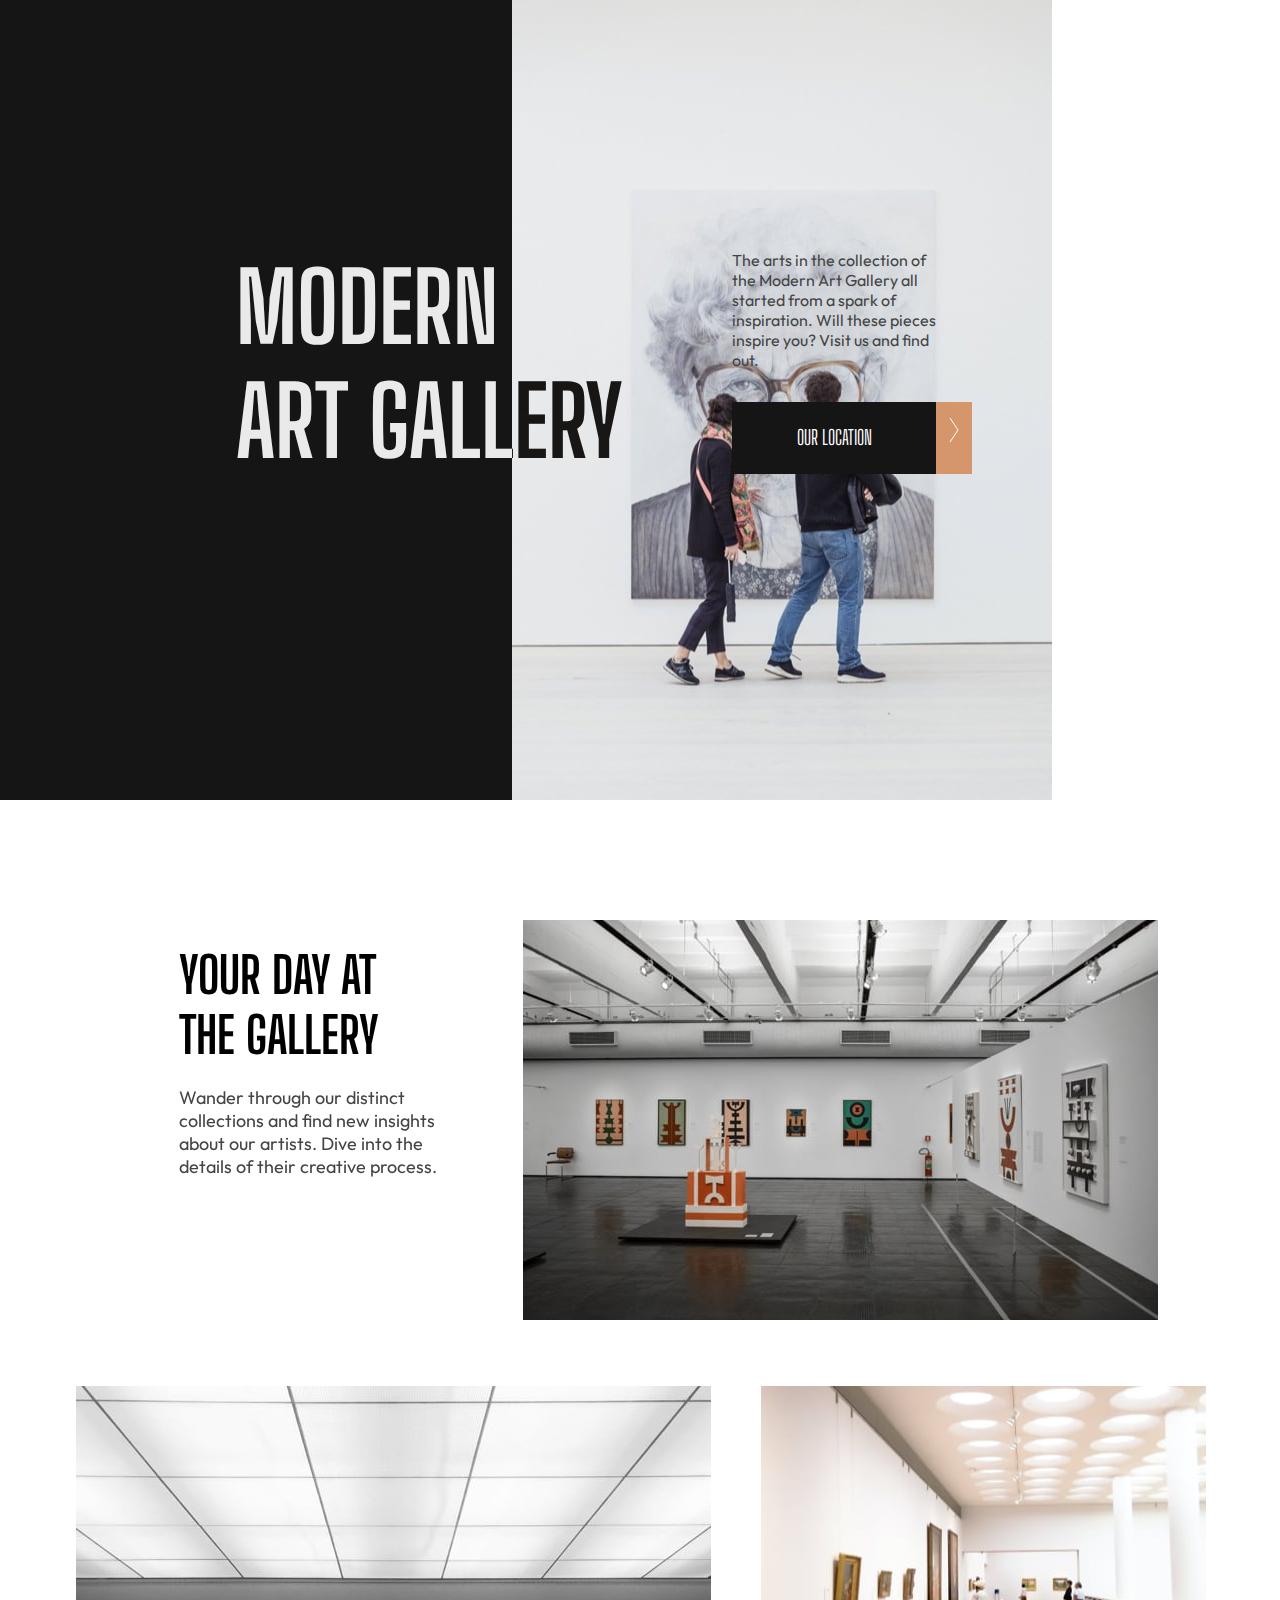
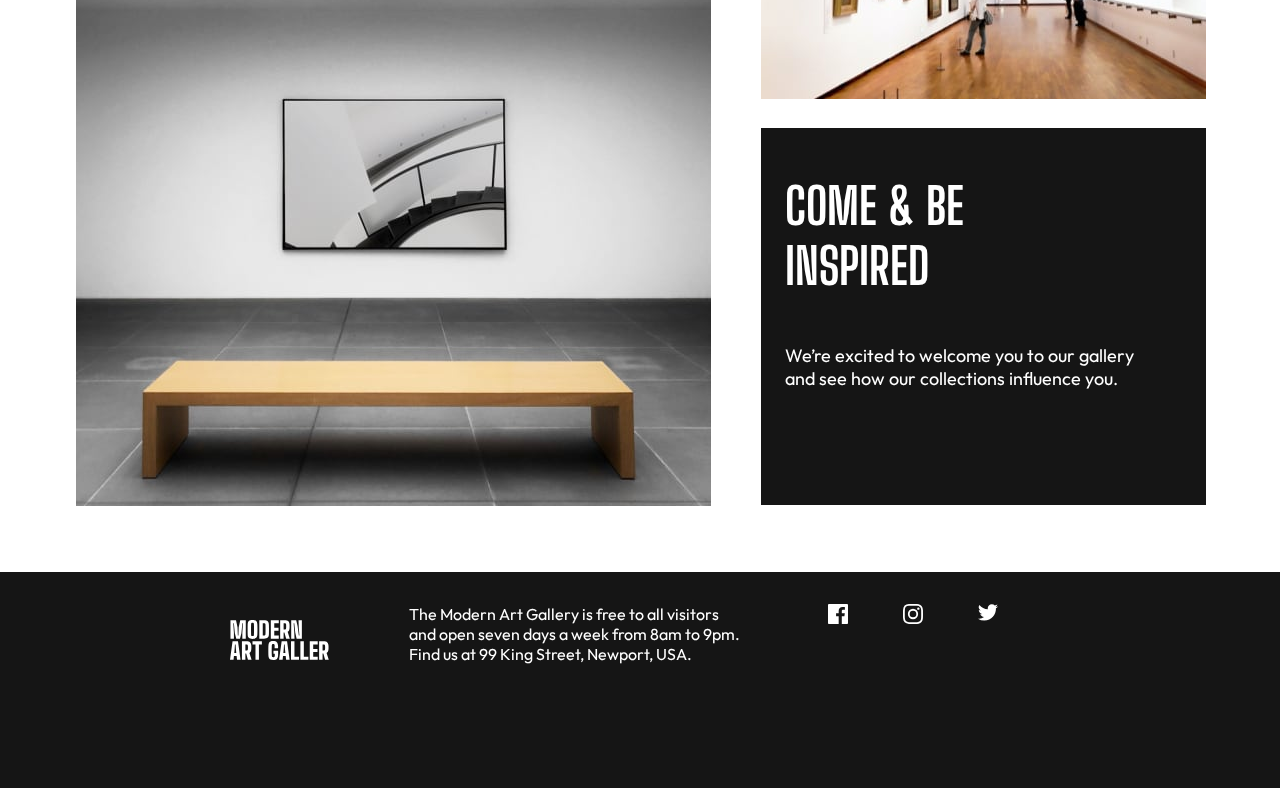
<file: index.html>
<!DOCTYPE html>
<html lang="en">
<head>
  <meta charset="UTF-8">
  <meta name="viewport" content="width=device-width, initial-scale=1.0">
  <link rel="preconnect" href="https://fonts.googleapis.com">
  <link rel="preconnect" href="https://fonts.gstatic.com" crossorigin>
  <link rel="preconnect" href="https://fonts.googleapis.com">
  <link rel="preconnect" href="https://fonts.gstatic.com" crossorigin>
  <link href="https://fonts.googleapis.com/css2?family=Big+Shoulders+Display:wght@300;600;900&family=Outfit:wght@300;500;700;900&display=swap" rel="stylesheet">

  <link rel="icon" type="image/png" sizes="32x32" href="./assets/favicon-32x32.png">
  <link rel="stylesheet" href="./style.css">
  <title>Frontend Mentor | Art gallery website</title>
</head>
<body>

<!-- section-1-of the main page -->
  <section>
    <div class="section-1">
      <div class="relative">
      <div class="black-box bg-color-black"></div>
      <img class="mobile-size-hero-image" src="./assets/mobile/image-hero.jpg" alt="hero-image">
      <img class="tablet-size-hero-image" src="./assets/tablet/image-hero.jpg" alt="hero-image">
      <img class="desktop-size-hero-image" src="./assets/desktop/image-hero.jpg" alt="hero-image">
      <div class="section-1-column">
        <h1 class="font-big-shoulders margins uppercase ">Modern <br> Art Gallery</h1>
        <div class="section-1-col-2">
          <p class="font-outfit dark-grey margins">The arts in the collection of the Modern Art Gallery all started 
            from a spark of inspiration. Will these pieces inspire you? Visit 
            us and find out.</p>
        <div class="location-btn">
            <a href="./location.html">
              <button class="bg-color-black text-color-white font-big-shoulders uppercase "> Our location</button></a>
              <div class="right-arrow-box bg-color-gold">
              <svg width="10" height="24" xmlns="http://www.w3.org/2000/svg"><path stroke="#FFF" fill="none" d="m1 0 8 12-8 12"/></svg>
              </div>
          </div>
        </div>
      
      </div>
    </div>
    </div>
  </section>
<!-- end of the section-1-of the main page -->


<!-- section-2-of the main page -->
<section>
  <div class="section-2 margins tablet-margins">
    <img class="section-2-image" src="./assets/mobile/image-grid-1.jpg" alt="image-grid">
    <img class="section-2-image-tablet-size" src="./assets/tablet/image-grid-1.jpg" alt="image-grid">
    <img class="section-2-image-desktop-size" src="./assets/desktop/image-grid-1.jpg" alt="image-grid">

    <div class="section-2-text tablet-margins">
      <h2 class="font-big-shoulders uppercase f-size">Your day at the gallery</h2>
      <p class="font-outfit dark-grey" >Wander through our distinct collections and find new insights about 
        our artists. Dive into the details of their creative process.</p>
    </div>
    </div>
</section>
<!-- end of the section-2-of the main page -->


<!-- section-3-of the main page -->
<section>
  <div class="section-3 margins text-color-white font-big-shoulders tablet-margins">
    <img class="section-3-image-1" src="./assets/mobile/image-grid-2.jpg" alt="image-grid-2">
    <img class="section-3-image-1-tablet-size" src="./assets/tablet/image-grid-2.jpg" alt="image-grid-2">
    <img class="section-3-image-1-desktop-size" src="./assets/desktop/image-grid-2.jpg" alt="image-grid-2">

    <div class="section-3-aside-column">
      <img class="section-3-image-2" src="./assets/mobile/image-grid-3.jpg" alt="image-grid-3">
      <img class="section-3-image-2-tablet-size" src="./assets/tablet/image-grid-3.jpg" alt="image-grid-3">
      <img class="section-3-image-2-desktop-size" src="./assets/desktop/image-grid-3.jpg" alt="image-grid-3">
      
      <div class="section-3-container bg-color-black">
      <h3 class="section-3-h3 uppercase f-size">Come &amp; be inspired</h3>
      <p class="font-outfit">We’re excited to welcome you to our gallery and see how our collections 
          influence you.</p>
      </div>
    </div>
   
  </div>
</section>
<!-- end of the section-3-of the main page -->


  <footer class="bg-color-black">
    <svg  class="logo-light tablet-margins" width="111" height="40" xmlns="http://www.w3.org/2000/svg"><path d="M3.916 18.656V12.99L3.27 3.27h.598l.99 9.95 1.406 5.436h3.708l1.428-5.435.968-9.95h.621l-.668 9.72v5.665h3.455V.23H10.25L8.706 7.21l-.276 8.406H7.83l-.3-8.407L6.012.23H.462v18.426h3.455Zm18.61.23c1.689 0 2.902-.356 3.64-1.07.736-.714 1.135-1.9 1.197-3.559.061-1.505.092-3.105.092-4.802 0-1.697-.03-3.313-.092-4.848-.062-1.643-.46-2.822-1.198-3.536C25.428.357 24.215 0 22.525 0c-1.688 0-2.913.357-3.673 1.071-.76.714-1.155 1.893-1.186 3.536a237.22 237.22 0 0 0-.046 4.825v.365c.002 1.576.018 3.063.046 4.46.03 1.659.426 2.845 1.186 3.559s1.985 1.07 3.674 1.07Zm0-2.81c-.906 0-1.374-.39-1.405-1.174-.03-.783-.054-1.643-.07-2.58a176.449 176.449 0 0 1 0-5.78c.016-.937.04-1.797.07-2.58.03-.768.499-1.152 1.405-1.152.89 0 1.351.384 1.382 1.152.03.783.057 1.643.08 2.58a117.65 117.65 0 0 1 0 5.78c-.023.937-.05 1.797-.08 2.58-.03.783-.491 1.175-1.382 1.175Zm11.447 2.58c1.735 0 2.987-.368 3.754-1.105.768-.737 1.167-1.95 1.198-3.64.03-1.074.05-2.091.058-3.051.007-.96.007-1.92 0-2.88-.008-.959-.027-1.968-.058-3.028-.03-1.689-.43-2.898-1.198-3.628C36.96.595 35.708.23 33.973.23h-4.675v18.426h4.675Zm0-3.04h-1.22V3.271h1.22c.967 0 1.467.422 1.497 1.266.092 3.256.092 6.519 0 9.79-.03.86-.53 1.29-1.497 1.29Zm14.81 3.04v-3.04H44.27v-4.814h4.284v-3.04h-4.284V3.271h4.514V.23h-7.97v18.425h7.97Zm4.837 0v-6.218h.783l1.75 6.218h3.663l-2.165-6.794a3.199 3.199 0 0 0 1.405-1.463c.307-.637.476-1.455.506-2.453.016-.43.027-.806.035-1.128.008-.323.008-.645 0-.968a96.42 96.42 0 0 0-.035-1.128c-.061-1.597-.472-2.745-1.232-3.444C57.57.58 56.33.23 54.61.23h-4.445v18.426h3.455Zm.99-9.259h-.99V3.271h.99c.952 0 1.451.422 1.497 1.266a28.055 28.055 0 0 1 0 3.594c-.046.844-.545 1.266-1.497 1.266Zm9.927 9.26-.299-7.072-.599-8.337h.645l.944 9.374 1.382 6.034h5.252V.23h-3.34l.276 7.9.645 7.486h-.598l-1.267-9.512L66.196.23h-4.998v18.426h3.34ZM3.547 39.77l.392-3.847H6.61l.392 3.847h3.547L7.992 21.344H2.557L0 39.77h3.547Zm2.74-6.887H4.262l.415-4.077.276-4.422h.645l.276 4.422.415 4.077Zm9.099 6.887v-6.22h.783l1.75 6.22h3.663l-2.165-6.795a3.199 3.199 0 0 0 1.404-1.463c.308-.637.477-1.454.507-2.452.016-.43.027-.807.035-1.13.007-.322.007-.644 0-.966-.008-.323-.02-.7-.035-1.13-.061-1.596-.472-2.744-1.232-3.442-.76-.7-2-1.048-3.72-1.048h-4.445V39.77h3.455Zm.99-9.26h-.99v-6.126h.99c.952 0 1.451.422 1.497 1.267a28.055 28.055 0 0 1 0 3.593c-.046.844-.545 1.267-1.497 1.267Zm12.553 9.26V24.384h2.948v-3.04h-9.374v3.04h2.971V39.77h3.455Zm14.326.23c1.643 0 2.841-.357 3.593-1.071.753-.714 1.167-1.9 1.244-3.559.03-.706.05-1.474.058-2.303.007-.829-.004-1.597-.035-2.303h-4.63v2.994h1.267a16.197 16.197 0 0 1 0 2.257c-.03.384-.176.676-.437.876-.261.2-.614.299-1.06.299-.89 0-1.359-.392-1.405-1.175a90.954 90.954 0 0 1-.126-3.535 107.71 107.71 0 0 1 0-3.858c.023-1.29.065-2.472.126-3.547.046-.768.515-1.152 1.405-1.152.845 0 1.29.384 1.336 1.152.03.43.046.96.046 1.59 0 .629-.015 1.158-.046 1.588h3.455c.03-.353.046-.775.046-1.266 0-.492-.015-.914-.046-1.267-.107-1.643-.53-2.822-1.267-3.536-.737-.714-1.911-1.07-3.524-1.07-1.136 0-2.053.157-2.752.471a3.032 3.032 0 0 0-1.543 1.532c-.33.706-.519 1.643-.565 2.81-.015.614-.03 1.328-.046 2.142a135.078 135.078 0 0 0 0 5.102c.016.821.031 1.555.046 2.2.046 1.105.23 1.996.553 2.671a3.01 3.01 0 0 0 1.532 1.486c.699.315 1.624.472 2.775.472Zm9.375-.23.391-3.847h2.672l.391 3.847h3.547l-2.556-18.426h-5.436L49.083 39.77h3.547Zm2.74-6.887h-2.026l.414-4.077.277-4.422h.644l.277 4.422.414 4.077Zm13.636 6.887v-3.04h-4.538V21.343h-3.455V39.77h7.993Zm9.374 0v-3.04h-4.537V21.343h-3.455V39.77h7.992Zm9.351 0v-3.04h-4.514v-4.814H87.5v-3.04h-4.284v-4.492h4.514v-3.04h-7.969V39.77h7.97Zm4.837 0v-6.22h.783l1.75 6.22h3.663l-2.165-6.795a3.199 3.199 0 0 0 1.405-1.463c.307-.637.476-1.454.507-2.452.015-.43.026-.807.034-1.13.008-.322.008-.644 0-.966a96.42 96.42 0 0 0-.034-1.13c-.062-1.596-.473-2.744-1.233-3.442-.76-.7-2-1.048-3.72-1.048h-4.445V39.77h3.455Zm.99-9.26h-.99v-6.126h.99c.953 0 1.452.422 1.498 1.267a28.055 28.055 0 0 1 0 3.593c-.046.844-.545 1.267-1.497 1.267Zm13.037 9.26v-4.4l.253-1.06 3.202-12.966h-3.524l-.99 4.468-.346 5.413h-.645l-.345-5.413-.99-4.468h-3.525l3.202 12.99.253 1.036v4.4h3.455Z" fill="#FFF"/></svg>
    <p class="text-color-white font-outfit tablet-margins" >The Modern Art Gallery is free to all visitors and open seven days a week 
      from 8am to 9pm. Find us at 99 King Street, Newport, USA.</p>
    <div class="icons tablet-margins">
      <svg width="20" height="20" xmlns="http://www.w3.org/2000/svg"><path d="M18.896 0H1.104C.494 0 0 .494 0 1.104v17.793C0 19.506.494 20 1.104 20h9.58v-7.745H8.076V9.237h2.606V7.01c0-2.583 1.578-3.99 3.883-3.99 1.104 0 2.052.082 2.329.119v2.7h-1.598c-1.254 0-1.496.597-1.496 1.47v1.928h2.989l-.39 3.018h-2.6V20h5.098c.608 0 1.102-.494 1.102-1.104V1.104C20 .494 19.506 0 18.896 0Z" fill="#FFF"/></svg>
      <svg width="20" height="20" xmlns="http://www.w3.org/2000/svg"><path d="M10 1.802c2.67 0 2.987.01 4.042.059 2.71.123 3.975 1.409 4.099 4.099.048 1.054.057 1.37.057 4.04 0 2.672-.01 2.988-.057 4.042-.124 2.687-1.387 3.975-4.1 4.099-1.054.048-1.37.058-4.041.058-2.67 0-2.987-.01-4.04-.058-2.718-.124-3.977-1.416-4.1-4.1-.048-1.054-.058-1.37-.058-4.041 0-2.67.01-2.986.058-4.04.124-2.69 1.387-3.977 4.1-4.1 1.054-.048 1.37-.058 4.04-.058ZM10 0C7.284 0 6.944.012 5.877.06 2.246.227.227 2.242.061 5.877.01 6.944 0 7.284 0 10s.012 3.057.06 4.123c.167 3.632 2.182 5.65 5.817 5.817 1.067.048 1.407.06 4.123.06s3.057-.012 4.123-.06c3.629-.167 5.652-2.182 5.816-5.817.05-1.066.061-1.407.061-4.123s-.012-3.056-.06-4.122C19.777 2.249 17.76.228 14.124.06 13.057.01 12.716 0 10 0Zm0 4.865a5.135 5.135 0 1 0 0 10.27 5.135 5.135 0 0 0 0-10.27Zm0 8.468a3.333 3.333 0 1 1 0-6.666 3.333 3.333 0 0 1 0 6.666Zm5.338-9.87a1.2 1.2 0 1 0 0 2.4 1.2 1.2 0 0 0 0-2.4Z" fill="#FFF"/></svg>
      <svg width="20" height="17" xmlns="http://www.w3.org/2000/svg"><path d="M20 2.172a8.192 8.192 0 0 1-2.357.646 4.11 4.11 0 0 0 1.805-2.27 8.22 8.22 0 0 1-2.606.996A4.096 4.096 0 0 0 13.847.248c-2.65 0-4.596 2.472-3.998 5.037A11.648 11.648 0 0 1 1.392 1a4.109 4.109 0 0 0 1.27 5.478 4.086 4.086 0 0 1-1.858-.513c-.045 1.9 1.318 3.679 3.291 4.075a4.113 4.113 0 0 1-1.853.07 4.106 4.106 0 0 0 3.833 2.849A8.25 8.25 0 0 1 0 14.658a11.616 11.616 0 0 0 6.29 1.843c7.618 0 11.923-6.434 11.663-12.205A8.354 8.354 0 0 0 20 2.172Z" fill="#FFF"/></svg>
    </div>
  </footer>
</body>
</html>
</file>
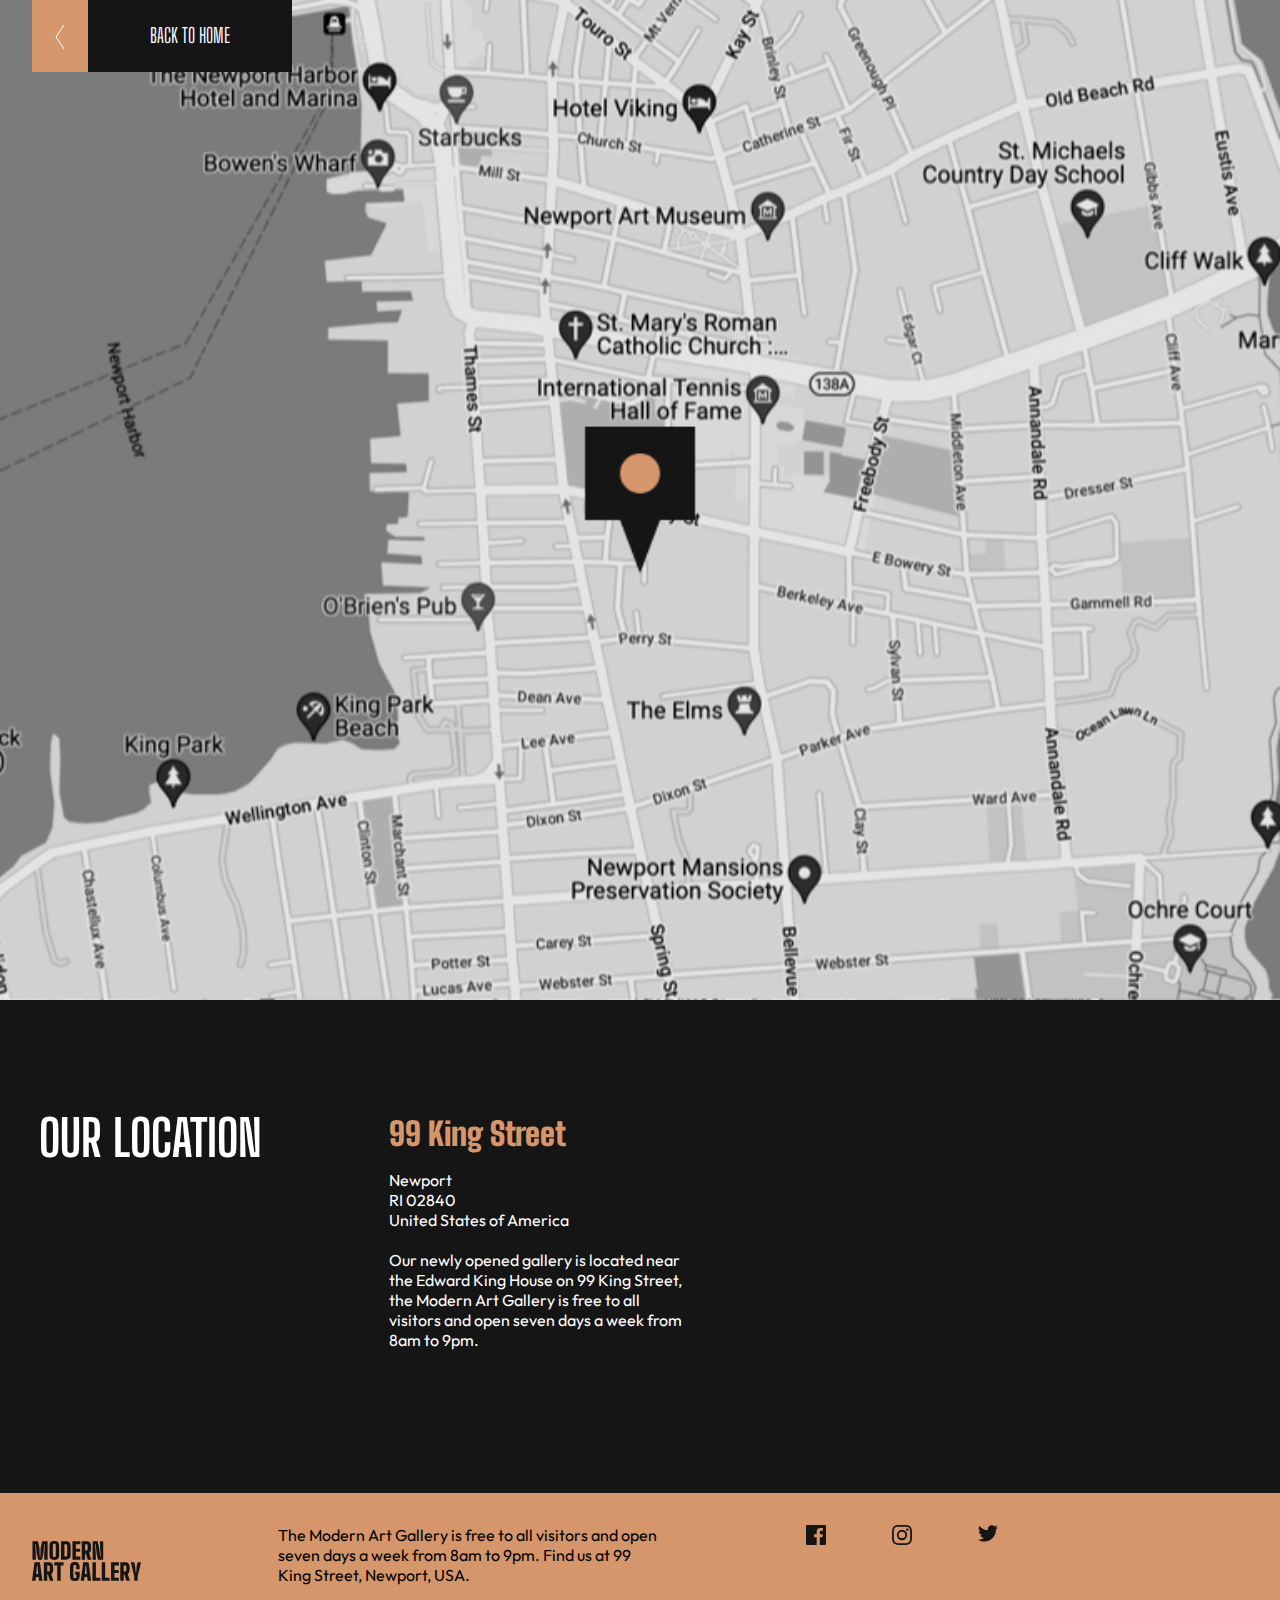
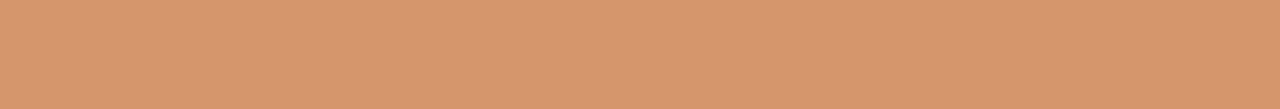
<file: location.html>
<!DOCTYPE html>
<html lang="en">
<head>
  <meta charset="UTF-8">
  <meta name="viewport" content="width=device-width, initial-scale=1.0">
  <link rel="preconnect" href="https://fonts.googleapis.com">
  <link rel="preconnect" href="https://fonts.gstatic.com" crossorigin>
  <link rel="preconnect" href="https://fonts.googleapis.com">
  <link rel="preconnect" href="https://fonts.gstatic.com" crossorigin>
  <link href="https://fonts.googleapis.com/css2?family=Big+Shoulders+Display:wght@300;600;900&family=Outfit:wght@300;500;700;900&display=swap" rel="stylesheet">

  <link rel="icon" type="image/png" sizes="32x32" href="./assets/favicon-32x32.png">
  <link rel="stylesheet" href="./location.css">
  <link rel="stylesheet" href="style.css">
  <title>Frontend Mentor | Art gallery website</title>
</head>
<body>
  <!-- section-one -->
  <section class="section-1">
    <img class="map-mobile" src="./assets/mobile/image-map.png" alt="map-image">
    <img class="map-tablet" src="./assets/tablet/image-map.png" alt="map-image">
    <img class="map-desktop" src="./assets/desktop/image-map.png" alt="map-image">
    <div class=" back-to-home">
      <div class="right-arrow-box bg-color-gold">
        <svg width="10" height="24" xmlns="http://www.w3.org/2000/svg"><path stroke="#FFF" fill="none" d="M9 24 1 12 9 0"/></svg>
      </div>
      <a href="index.html">
        <button class="bg-color-black text-color-white font-big-shoulders uppercase "> back to home</button>
      </a>
    </div>
    </section>
    <!-- end of the section-one -->

    <!-- section-two -->
  <section>
    <div class="section-two bg-color-black">
      <h1 class="header-1 uppercase text-color-white font-big-shoulders">Our location</h1>
      <div class="section-two-column">
        <h2>99 King Street</h2>
      <p class="adress text-color-white font-outfit"> Newport <br> RI 02840 <br> United States of America</p>
        <p class="text-color-white font-outfit"> Our newly opened gallery is located near the Edward King House on 99 King 
          Street, the Modern Art Gallery is free to all visitors and open seven days 
          a week from 8am to 9pm.</p>
      </div>
    </div>
  </section>
  <!-- end of the section two -->

<footer class="footer">
  <img class="logo-dark" src="./assets/logo-dark.svg" alt="logo">
  <p class="font-outfit">  The Modern Art Gallery is free to all visitors and open seven days a week 
    from 8am to 9pm. Find us at 99 King Street, Newport, USA.</p>
  <div class="icons tablet-margins">
      <svg width="20" height="20" xmlns="http://www.w3.org/2000/svg"><path d="M18.896 0H1.104C.494 0 0 .494 0 1.104v17.793C0 19.506.494 20 1.104 20h9.58v-7.745H8.076V9.237h2.606V7.01c0-2.583 1.578-3.99 3.883-3.99 1.104 0 2.052.082 2.329.119v2.7h-1.598c-1.254 0-1.496.597-1.496 1.47v1.928h2.989l-.39 3.018h-2.6V20h5.098c.608 0 1.102-.494 1.102-1.104V1.104C20 .494 19.506 0 18.896 0Z" fill="#151515"/></svg>
      <svg width="20" height="20" xmlns="http://www.w3.org/2000/svg"><path d="M10 1.802c2.67 0 2.987.01 4.042.059 2.71.123 3.975 1.409 4.099 4.099.048 1.054.057 1.37.057 4.04 0 2.672-.01 2.988-.057 4.042-.124 2.687-1.387 3.975-4.1 4.099-1.054.048-1.37.058-4.041.058-2.67 0-2.987-.01-4.04-.058-2.718-.124-3.977-1.416-4.1-4.1-.048-1.054-.058-1.37-.058-4.041 0-2.67.01-2.986.058-4.04.124-2.69 1.387-3.977 4.1-4.1 1.054-.048 1.37-.058 4.04-.058ZM10 0C7.284 0 6.944.012 5.877.06 2.246.227.227 2.242.061 5.877.01 6.944 0 7.284 0 10s.012 3.057.06 4.123c.167 3.632 2.182 5.65 5.817 5.817 1.067.048 1.407.06 4.123.06s3.057-.012 4.123-.06c3.629-.167 5.652-2.182 5.816-5.817.05-1.066.061-1.407.061-4.123s-.012-3.056-.06-4.122C19.777 2.249 17.76.228 14.124.06 13.057.01 12.716 0 10 0Zm0 4.865a5.135 5.135 0 1 0 0 10.27 5.135 5.135 0 0 0 0-10.27Zm0 8.468a3.333 3.333 0 1 1 0-6.666 3.333 3.333 0 0 1 0 6.666Zm5.338-9.87a1.2 1.2 0 1 0 0 2.4 1.2 1.2 0 0 0 0-2.4Z" fill="#151515"/></svg>
      <svg width="20" height="17" xmlns="http://www.w3.org/2000/svg"><path d="M20 2.172a8.192 8.192 0 0 1-2.357.646 4.11 4.11 0 0 0 1.805-2.27 8.22 8.22 0 0 1-2.606.996A4.096 4.096 0 0 0 13.847.248c-2.65 0-4.596 2.472-3.998 5.037A11.648 11.648 0 0 1 1.392 1a4.109 4.109 0 0 0 1.27 5.478 4.086 4.086 0 0 1-1.858-.513c-.045 1.9 1.318 3.679 3.291 4.075a4.113 4.113 0 0 1-1.853.07 4.106 4.106 0 0 0 3.833 2.849A8.25 8.25 0 0 1 0 14.658a11.616 11.616 0 0 0 6.29 1.843c7.618 0 11.923-6.434 11.663-12.205A8.354 8.354 0 0 0 20 2.172Z" fill="#151515"/></svg>
  </div>
</footer> 

  

  

  
 

 





</body>
</html>
</file>
<file: style.css>
*{
    margin: 0;
    padding: 0;
    box-sizing: border-box;
}

body{
    width: 100vw;
    height: 100vh;
}

# general classes

.bg-color-gold{
    background-color: #D5966C;
}

.bg-color-black{
    background-color: #151515;
}

.dark-grey{
    color: #444444;
}

.text-color-white{
    color: #FFFFFF;
}

.font-big-shoulders{
    font-family: 'Big Shoulders Display', cursive;
}

.font-outfit{
    font-family: 'Outfit', sans-serif;
}

.margins{
    margin-left: 16px;
    margin-right: 16px;
}

.uppercase{
    text-transform: uppercase;
}

.f-size{
    font-size: 50px;
}

# end of the general classes


.section-1{
    Display: flex;
    flex-direction: column;
}

.section-1 h1 {
    font-size: 60px;
    weight: 900;
    margin-top: 32px;
    margin-bottom: 32px;
    width: 80%;
}

.section-1 p{
    font-size: 16px;
    width: 80%;
    weight: 300;
}

.location-btn{
    Display:flex;
    margin-top: 32px;
    margin-left: 16px;
    margin-bottom: 120px;
    cursor: pointer;
}

.location-btn button{
    width: 204px;
    height: 72px;
    border: none;
    font-size: 20px;
    line-height: 23.94px;
    weight: 600;
    
}

.right-arrow-box{
    width: 56px;
    height: 72px;
    background-color: #D5966C;
    
}

.right-arrow-box > svg{
    Display: flex;
    justify-content: center;
    margin: 45% auto;
}

.section-2 h2{
    weight: 900;
    margin-top: 25px;
    margin-bottom: 21px;
    width: 80%;
}

.section-2 p{
    font-size: 18px;
    width: 87%;
    weight: 300;
    margin-bottom: 16px;
}

.section-3{
    margin-top: 16px;
    margin-bottom: 16px;
}

.section-3-container{
    height: 293px;
    width: 343px;
}

.section-3-h3{
    padding-top: 48px;
    padding-left: 24px;
}

.section-3-container p{
    padding-left: 24px;
    width: 90%;
    font-size: 18px;
}

footer{
    width: 100%;
    height: 216px;
}

.logo-light{
    margin-top: 48px;
    margin-left: 32px;
}

footer p{
    width: 80%;
    margin-left: 32px;
    margin-top: 32px;
}

.icons{
    margin-top: 32px;
    margin-left: 32px;
    width: 30%;
    Display: flex;
    justify-content: space-between;
}


@media screen and (max-width: 767px){

    .tablet-size-hero-image{
    Display:none;
    }
    .desktop-size-hero-image{
        Display:none;
    }
    .section-2-image-tablet-size{
        Display:none;
    }

    .section-2-image-desktop-size{
        Display:none;
    }

    .section-3-image-1-tablet-size{
        Display:none;
    }
    .section-3-image-1-desktop-size{
        Display:none;
    }

    .section-3-image-2-tablet-size{
        Display:none;
    }
    .section-3-image-2-desktop-size{
        Display:none;
    }
    
}

@media screen and (min-width: 768px) {
    .mobile-size-hero-image{
        Display:none;
    }
    
    .section-2-image{
        Display:none;
    }
   
    .section-3-image-1{
        Display:none;
    }

    .section-3-image-2{
        Display:none;
    }

    .relative{
        Display: flex;
    }

    .section-1-column{
        margin-left: -10%;
        margin-top: 20%;
    }
    .section-2{
        Display:flex;
        flex-direction: row-reverse;
        margin-top: 120px;
    }

    .section-2-text{
        flex-direction: column;
    }

    

    .tablet-margins{
        margin-left: 40px;
        margin-right: 40px;
    }

    .section-3{
        Display:flex;
        justify-content: space-around;
    }

    .section-3-container{
        width: 280px;
        height: 396px;
        margin-top: 16px;
    }

    footer p{
        width: 30%;
    }

    .icons{
        width: 15%;
    }


    footer{
        Display: flex;
        justify-content: space-between;
        flex-direction: raw;
    }
}

@media screen and (max-width: 900px){
    .desktop-size-hero-image{
        Display: none;
    }

    .section-2-image-desktop-size{
        Display: none;
    }

    .section-3-image-1-desktop-size{
        Display: none;
    }
    
    .section-3-image-2-desktop-size{
        Display: none;
    }
}

@media screen and (min-width: 901px) {

    .tablet-size-hero-image{
        Display: none;
    }
    .section-2-image-tablet-size{
        Display: none;
    }
    .section-3-image-1-tablet-size{
        Display: none;
    }
    .section-3-image-2-tablet-size{
        Display:none;
    }

    .location-btn button:hover{
        background-color: #D5966C;
    }

    .right-arrow-box:hover{
        background-color: black;
    }

    .black-box{
        width: 40%;
        height 800px;
    }


    .section-1-column{
        Display: flex;
        justify-content: space-around;
        margin-top: 250px;
        margin-left: -720px;
        width: 50%;
        color: #FFFFFF;
    }

    .section-1 h1{
        margin: 0;
        mix-blend-mode: difference;
        z-index: 999;
        font-size: 96px;
        letter-spacing: 0px;
        text-align: left;
        color:white; 
        margin: 0;
        left: 11.45vw;
        margin-left: -15%;
    }

    .section-1-col-2{
        Display: flex;
        flex-direction: column;
        width: 40%;
    }


    .section-2-text{
        width: 25%;
    }

    .section-2{
        width: 95%;
        Display: flex;
        justify-content: center;
   }

    .section-3-container{
        height: 377px;
        width: 445px;
    }

    .section-3{
        width: 90%;
        Display: flex;
        justify-content: center;
    }
    .section-3-image-1-desktop-size{
        margin: 50px;
    }
    .section-3-image-2-desktop-size{
        margin-top: 50px;
        margin-bottom: 10px;
    }

    .section-3-h3{
        width: 60%;
    }
    .section-3 p{
        margin-top: 48px;
    }

    .logo-light{
        margin-left: 18%;
    }

    .icons{
        margin-right: 22%;
    }

    .icons svg:hover{
        background-color:#D5966C;
    }

}
</file>
<file: location.css>
*{
    margin: 0;
    padding: 0;
    box-sizing: border-box;
}

body{
    width: 100vw;
    height: 100vh;
}


.back-to-home{
    position: absolute;
    margin-top: 0px;
    margin-left: -5px;
    left: 0%;
    right: 0%;
    top: 0%;
    bottom: 0%;
    Display:flex;
    cursor: pointer;
}

.map-mobile{
    height:100%;
    width:100%; 
}

.back-to-home  button{
    width: 204px;
    height: 72px;
    border: none;
    font-size: 20px;
    line-height: 23.94px;
    weight: 600;
    Line height: 23.94px;
}

.section-two{
    max-width: 100%;
    height: 493px;
    margin-top: -4.5px;;
}

.header-1{
    weight: 900;
    font-size: 50px;
    line-height: 100px;
    margin-left: 16px;
}

.section-two h2{
    font-family: Big Shoulders Display;
    font-size: 32px;
    font-weight: 900;
    line-height: 32px;
    color: #D5966C;
    margin-left: 16px;
    margin-top: 48px;
}

.section-two p{
    margin-left: 16px;
    max-width: 304px;
}

.adress{
    margin-left: 16px;
    margin-top: 20px;
    margin-bottom: 20px;
}

.footer{
    background-color: #D5966C;
    max-width: 100%;
    height:336px;
}

.logo-dark{
    margin-left: 32px;
    margin-top: 48px;
}



@media screen and (max-width: 767px){
    .map-tablet, 
    .map-desktop {
        Display: none;
    }
}


@media screen and (min-width: 768px){
    .map-mobile{
        Display:none;
    }

    .back-to-home{
        margin-left: 32px;
        
    }

    .map-tablet{
        height:100%;
        width:100%;
    }

    .section-two-column{
        Display: flex;
        flex-direction: column;
        margin-left: 78px;
        margin-top: 70px;

    }

    .section-two{
        Display: grid;
        grid-template-columns: 295px 402px;
    }

    .header-1{
        margin-left: 39px;
        margin-top: 88px;
    }

    .logo-dark{
        height: 40px;
        width: 110px;
        margin-left: 32px;
        margin-top: 48px;
    }

    .footer{
        height: 216px;
    }
 
}

@media screen and (max-width: 1439px){
    .map-desktop {
        Display:none;
    }
}

@media screen and (min-width: 1440px){
    .map-tablet,
    .map-mobile
    {
        Display: none;
    }

    .map-desktop{
        height:100%;
        width:100%;
    }

    .back-to-home{
        margin-left: 156px;
        
    }

    .section-two{
        Display: grid;
        grid-template-columns: 848px 407px;
    }

    .header-1{
        margin-left: 165px;
        margin-top: 88px;
        width: 30%;
    }

    .logo-dark{
            margin-left: 165px;
    }

    .icons{
            margin-right: 300px;
    }
}
</file>
